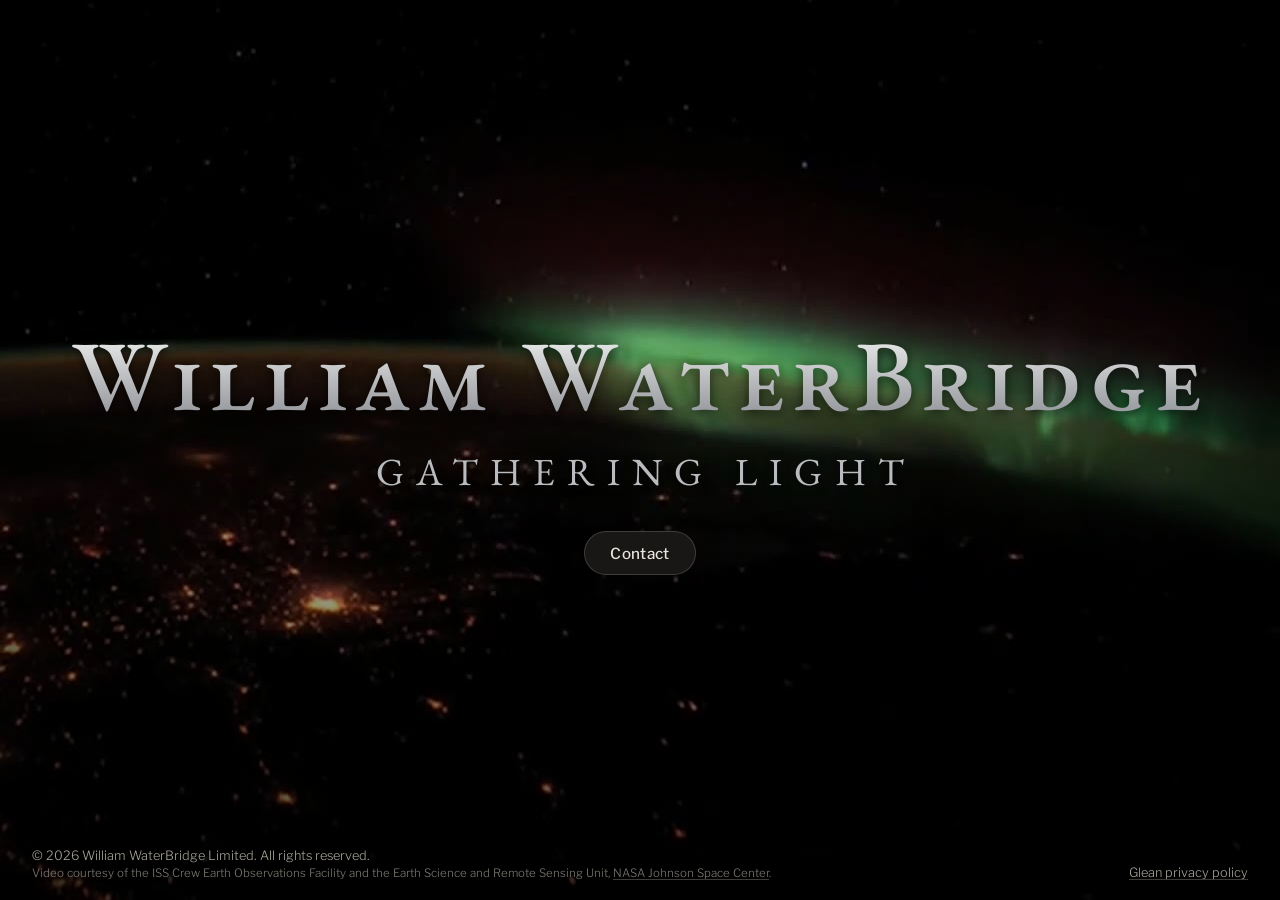
<file: index.html>
<!doctype html>
<html lang="en">
  <head>
    <meta charset="utf-8" />
    <meta name="viewport" content="width=device-width, initial-scale=1" />
    <title>William WaterBridge Limited</title>
    <meta name="description" content="William WaterBridge Limited. Gathering light." />
    <link rel="canonical" href="https://williamwaterbridge.com/" />
    <meta property="og:type" content="website" />
    <meta property="og:url" content="https://williamwaterbridge.com/" />
    <meta property="og:title" content="William WaterBridge Limited" />
    <meta property="og:description" content="Gathering light." />
    <meta property="og:image" content="https://williamwaterbridge.com/assets/earth-night.jpg" />
    <meta name="twitter:card" content="summary_large_image" />
    <meta name="theme-color" content="#000000" />
    <link rel="icon" href="/favicon.svg" type="image/svg+xml" />
    <link rel="preconnect" href="https://fonts.googleapis.com" />
    <link rel="preconnect" href="https://fonts.gstatic.com" crossorigin />
    <link
      rel="stylesheet"
      href="https://fonts.googleapis.com/css2?family=EB+Garamond:wght@400;500&family=Libre+Franklin:wght@300;500&display=swap"
    />
    <link rel="stylesheet" href="/assets/site.css" />
    <link rel="preload" href="/assets/earth-night.jpg" as="image" />
    <script type="application/ld+json">
      {
        "@context": "https://schema.org",
        "@type": "Organization",
        "name": "William WaterBridge Limited",
        "url": "https://williamwaterbridge.com/",
        "email": "contact@williamwaterbridge.com"
      }
    </script>
  </head>
  <body>
    <main class="hero">
      <img class="poster" src="/assets/earth-night.jpg" alt="" />
      <video autoplay muted loop playsinline preload="auto" poster="/assets/earth-night.jpg" aria-hidden="true">
        <source src="/assets/earth-night.mp4" type="video/mp4" />
      </video>

      <div class="brand">
        <h1 class="wordmark">
          <span class="cap">W</span>illiam <span class="cap">W</span>ater<span class="cap">B</span>ridge
        </h1>
        <p class="tagline">Gathering light</p>
        <a class="contact" href="mailto:contact@williamwaterbridge.com">Contact</a>
      </div>

      <footer class="site-footer">
        <div>
          <p>&copy; 2026 William WaterBridge Limited. All rights reserved.</p>
          <p class="credit">
            Video courtesy of the ISS Crew Earth Observations Facility and the Earth Science and Remote Sensing Unit,
            <a href="https://eol.jsc.nasa.gov/">NASA Johnson Space Center</a>.
          </p>
        </div>
        <p><a href="/glean/privacy/">Glean privacy policy</a></p>
      </footer>
    </main>
  </body>
</html>
</file>
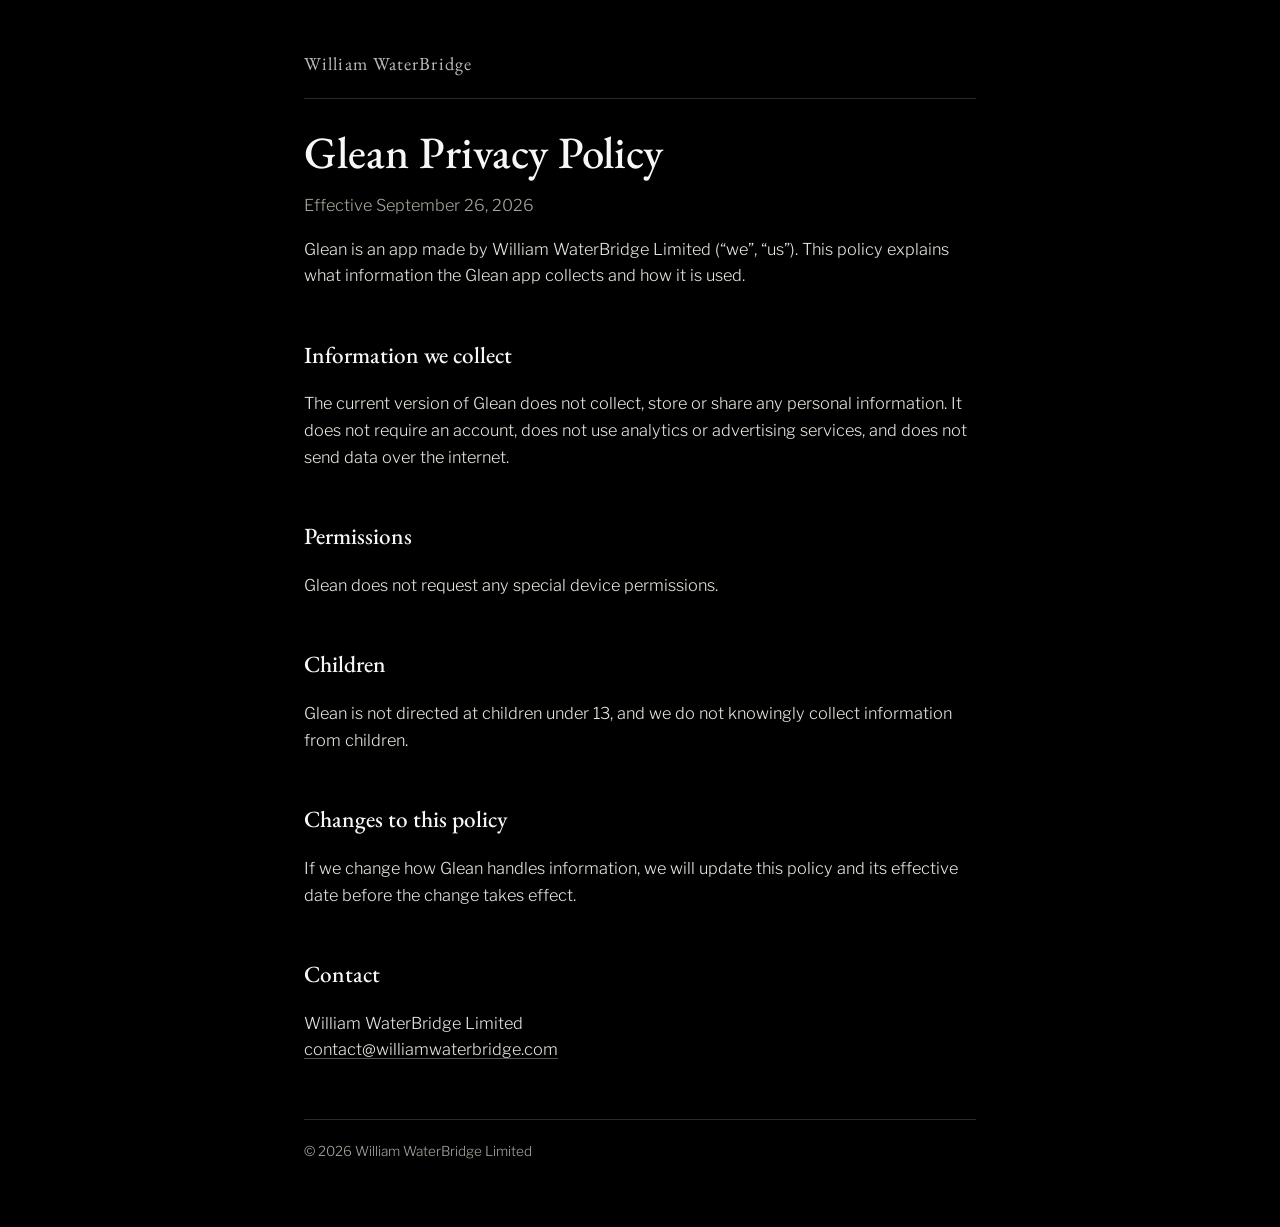
<file: glean/privacy/index.html>
<!doctype html>
<html lang="en">
  <head>
    <meta charset="utf-8" />
    <meta name="viewport" content="width=device-width, initial-scale=1" />
    <title>Glean Privacy Policy · William WaterBridge Limited</title>
    <meta name="description" content="Privacy policy for the Glean app by William WaterBridge Limited." />
    <link rel="canonical" href="https://williamwaterbridge.com/glean/privacy/" />
    <meta name="theme-color" content="#000000" />
    <link rel="icon" href="/favicon.svg" type="image/svg+xml" />
    <link rel="preconnect" href="https://fonts.googleapis.com" />
    <link rel="preconnect" href="https://fonts.gstatic.com" crossorigin />
    <link
      rel="stylesheet"
      href="https://fonts.googleapis.com/css2?family=EB+Garamond:wght@400;500&family=Libre+Franklin:wght@300;500&display=swap"
    />
    <link rel="stylesheet" href="/assets/site.css" />
  </head>
  <body>
    <main class="page">
      <header class="page-header">
        <a class="home" href="/">William WaterBridge</a>
      </header>

      <h1>Glean Privacy Policy</h1>
      <p class="meta">Effective September 26, 2026</p>

      <p>
        Glean is an app made by William WaterBridge Limited (&ldquo;we&rdquo;, &ldquo;us&rdquo;). This policy
        explains what information the Glean app collects and how it is used.
      </p>

      <h2>Information we collect</h2>
      <p>
        The current version of Glean does not collect, store or share any personal information. It does not
        require an account, does not use analytics or advertising services, and does not send data over the
        internet.
      </p>

      <h2>Permissions</h2>
      <p>Glean does not request any special device permissions.</p>

      <h2>Children</h2>
      <p>
        Glean is not directed at children under 13, and we do not knowingly collect information from children.
      </p>

      <h2>Changes to this policy</h2>
      <p>
        If we change how Glean handles information, we will update this policy and its effective date before the
        change takes effect.
      </p>

      <h2>Contact</h2>
      <p>
        William WaterBridge Limited<br />
        <a href="mailto:contact@williamwaterbridge.com">contact@williamwaterbridge.com</a>
      </p>

      <footer class="page-footer">&copy; 2026 William WaterBridge Limited</footer>
    </main>
  </body>
</html>
</file>
<file: assets/site.css>
:root {
  --bg: #000;
  --text: #e9e6df;
  --muted: #a8a49b;
  --faint: #7d7a73;
  --line: rgba(233, 230, 223, 0.18);
  --silver-1: #f7f7f5;
  --silver-2: #b9bbbe;
  --silver-3: #8b8e93;
  --serif: "EB Garamond", "Iowan Old Style", "Palatino Linotype", Palatino, Georgia, serif;
  --sans: "Libre Franklin", -apple-system, "Segoe UI", Helvetica, Arial, sans-serif;
  color-scheme: dark;
}

*,
*::before,
*::after {
  box-sizing: border-box;
}

html,
body {
  margin: 0;
  background: var(--bg);
  color: var(--text);
  font-family: var(--sans);
  font-weight: 300;
  -webkit-font-smoothing: antialiased;
}

a {
  color: inherit;
}

/* ---------- Home ---------- */

.hero {
  position: relative;
  min-height: 100vh;
  min-height: 100svh;
  display: grid;
  place-items: center;
  overflow: hidden;
  isolation: isolate;
}

.hero video,
.hero .poster {
  position: absolute;
  inset: 0;
  width: 100%;
  height: 100%;
  object-fit: cover;
  object-position: 40% 60%;
  z-index: -2;
}

.hero::after {
  content: "";
  position: absolute;
  inset: 0;
  z-index: -1;
  background:
    radial-gradient(ellipse at 50% 55%, rgba(0, 0, 0, 0.05) 0%, rgba(0, 0, 0, 0.4) 70%, rgba(0, 0, 0, 0.7) 100%),
    linear-gradient(to bottom, rgba(0, 0, 0, 0.2), rgba(0, 0, 0, 0) 40%, rgba(0, 0, 0, 0.55));
}

.brand {
  text-align: center;
  padding: 0 16px;
}

.wordmark {
  margin: 0;
  font-family: var(--serif);
  font-weight: 500;
  font-size: clamp(2.1rem, 8.2vw, 6.25rem);
  line-height: 1;
  letter-spacing: 0.06em;
  font-variant: small-caps;
  text-transform: lowercase;
  background: linear-gradient(180deg, var(--silver-1) 0%, var(--silver-2) 55%, var(--silver-3) 100%);
  -webkit-background-clip: text;
  background-clip: text;
  color: transparent;
  filter: drop-shadow(0 2px 6px rgba(0, 0, 0, 0.7));
}

.wordmark .cap {
  text-transform: uppercase;
}

.tagline {
  margin: 0.55em 0 0;
  font-family: var(--serif);
  font-weight: 400;
  font-size: clamp(1rem, 3.4vw, 2.4rem);
  letter-spacing: 0.32em;
  text-transform: uppercase;
  padding-left: 0.32em; /* balance trailing letter-spacing */
  color: var(--silver-2);
  text-shadow: 0 2px 8px rgba(0, 0, 0, 0.8);
}

.contact {
  display: inline-block;
  margin-top: 2.2rem;
  padding: 0.7rem 1.6rem;
  border-radius: 999px;
  background: rgba(30, 28, 26, 0.85);
  border: 1px solid var(--line);
  color: var(--text);
  font-family: var(--sans);
  font-size: 0.95rem;
  font-weight: 500;
  letter-spacing: 0.02em;
  text-decoration: none;
  transition: background-color 0.2s ease, border-color 0.2s ease;
}

.contact:hover,
.contact:focus-visible {
  background: rgba(60, 57, 53, 0.95);
  border-color: rgba(233, 230, 223, 0.4);
}

.contact:focus-visible {
  outline: 2px solid var(--silver-2);
  outline-offset: 3px;
}

.site-footer {
  position: absolute;
  left: 0;
  right: 0;
  bottom: 0;
  padding: 16px clamp(16px, 2.5vw, 32px) 18px;
  font-size: 0.8rem;
  line-height: 1.5;
  color: var(--muted);
  display: flex;
  flex-wrap: wrap;
  justify-content: space-between;
  align-items: flex-end;
  gap: 6px 24px;
  text-shadow: 0 1px 4px rgba(0, 0, 0, 0.9);
}

.site-footer p {
  margin: 0;
}

.site-footer .credit {
  font-size: 0.72rem;
  color: var(--faint);
}

.site-footer a {
  text-decoration-color: rgba(168, 164, 155, 0.4);
  text-underline-offset: 2px;
}

.site-footer a:hover {
  color: var(--text);
}

/* ---------- Text pages (privacy policy, 404) ---------- */

.page {
  max-width: 44rem;
  margin: 0 auto;
  padding: 48px 16px 64px;
  line-height: 1.65;
  font-size: 1.02rem;
}

.page-header {
  padding-bottom: 20px;
  margin-bottom: 28px;
  border-bottom: 1px solid var(--line);
}

.page-header .home {
  font-family: var(--serif);
  font-size: 1.15rem;
  letter-spacing: 0.06em;
  text-decoration: none;
  color: var(--silver-2);
}

.page h1 {
  font-family: var(--serif);
  font-weight: 500;
  font-size: clamp(2rem, 6vw, 2.8rem);
  line-height: 1.15;
  margin: 0 0 0.3em;
  color: var(--silver-1);
}

.page h2 {
  font-family: var(--serif);
  font-weight: 500;
  font-size: 1.45rem;
  margin: 2em 0 0.4em;
  color: var(--silver-1);
}

.page p,
.page li {
  color: var(--text);
}

.page .meta {
  color: var(--muted);
  margin-top: 0;
}

.page a {
  text-decoration-color: rgba(233, 230, 223, 0.35);
  text-underline-offset: 3px;
}

.page-footer {
  margin-top: 56px;
  padding-top: 20px;
  border-top: 1px solid var(--line);
  font-size: 0.85rem;
  color: var(--muted);
}

@media (prefers-reduced-motion: reduce) {
  .hero video {
    display: none;
  }
  .contact {
    transition: none;
  }
}
</file>
